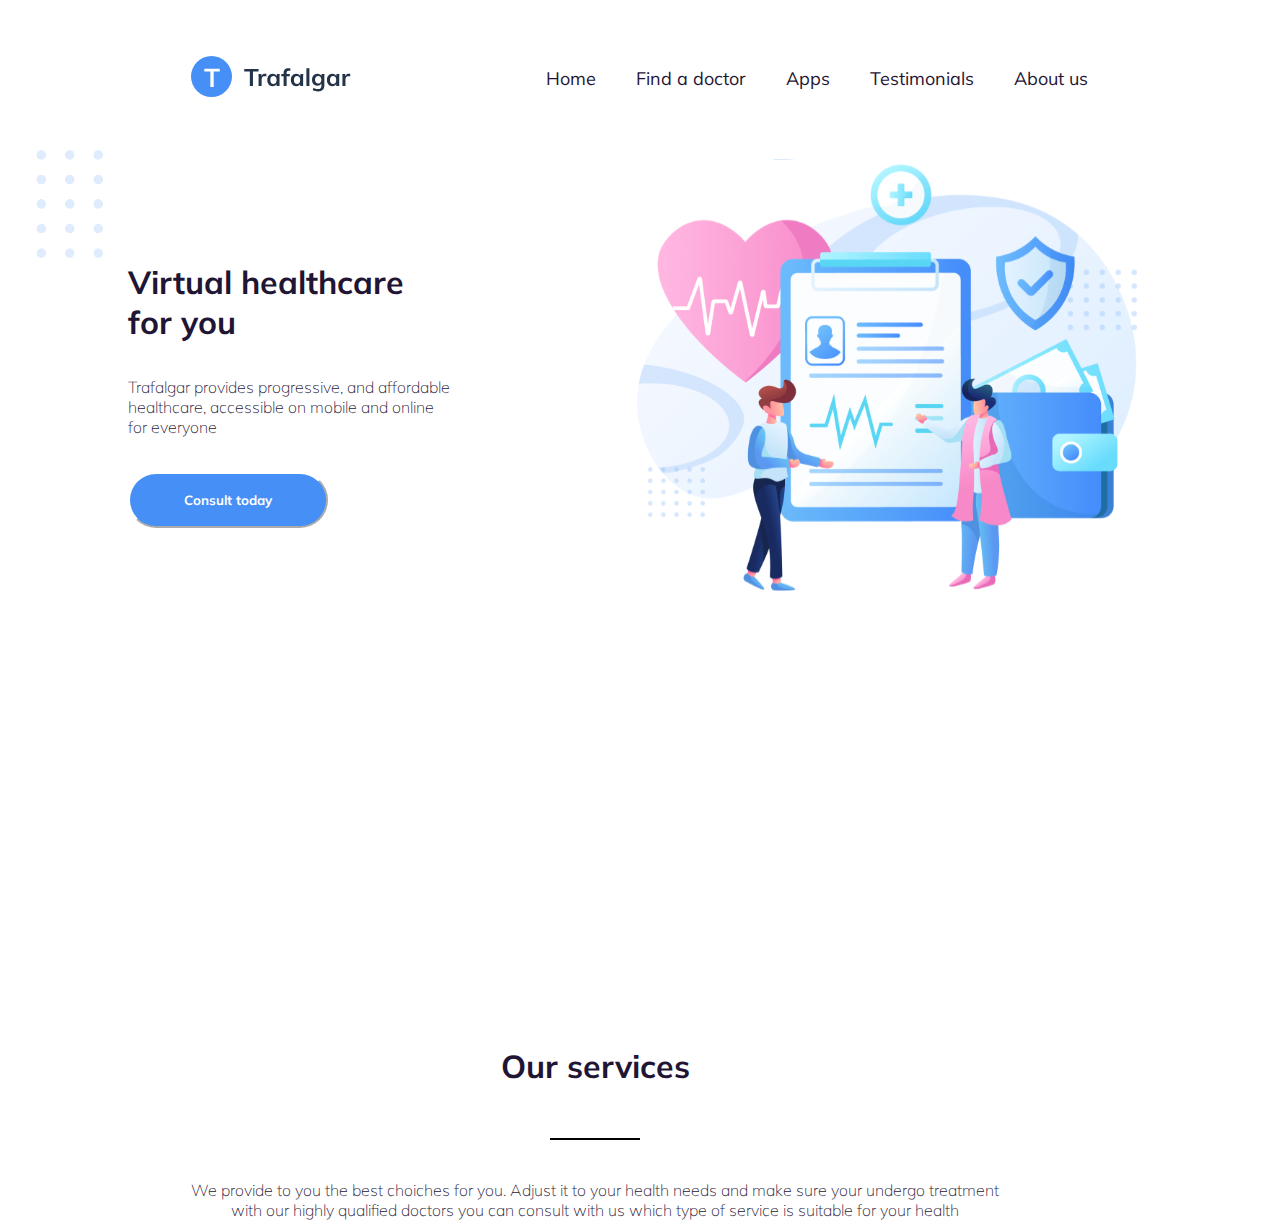
<file: Trafalgar-Atualizado/index.html>
<!DOCTYPE html>
<html lang="en">
<head>
    <meta charset="UTF-8">
    <meta name="viewport" content="width=device-width, initial-scale=1.0">
    <title>Trafalgar</title>
    <link rel="stylesheet" href="src/style/style.css">
</head>
<body>
    <!-- header -->
    
    <header>
        <div class="logo"><img src="./src/assets/images/logo.svg" alt="Logo Trafalgar" title="Logo Trafalgar"></div>
            <nav>
                <ul>
                    <li><a href="">Home</a></li>
                    <li><a href="">Find a doctor</a></li>
                    <li><a href="">Apps</a></li>
                    <li><a href="">Testimonials</a></li>
                    <li><a href="">About us</a></li>
                </ul>
            </nav>
        </div>
    </header>
    <!-- Fim header --> 

      <main>
        
            <div class="inicio">  

            <div id="decoracao">

                <img src="src/assets/images/element.svg" alt="Efeito Visual Do Site">

            </div>
        
            <h1>Virtual healthcare
            <br>
            for you</h1>
            
            <p id="p">Trafalgar provides progressive, and affordable 
            <br>healthcare, accessible on mobile and online
            <br>for everyone</p>

            <button>Consult today</button>
        </div>

        <div class="image">
            <img id="ilustracao" src="src/assets/images/trafalgar-header illustration 1.svg" alt="ilustração">

        </div>

        <div id="servicos">

            <h1>Our services </h1>
                <div id="linha"></div>
            <p>We provide to you the best choiches for you. Adjust it to your health needs and make sure your undergo treatment 
            <br>with our highly qualified doctors you can consult with us which type of service is suitable for your health</p>
                
        </div>

    </main>
    <!-- Fim main -->


</body>
</html>
</file>
<file: Trafalgar-Atualizado/src/style/style.css>
@import url(global.css);


header{
    display: flex;
    justify-content: space-between;
    align-items: center;
    color: var(--menu-text-color);
    margin: 56px 192px 0 191px;

}

nav ul{
    list-style: none;
    display: flex;
    gap: 40px;
}

nav ul li a{
    text-decoration: none;
    color: var(--menu-text-color);
    font-size: 18px;
    font-weight: Regular;
    transition: 0.3s;
    font-family: "Mulish";
}
nav ul li a:hover{
    color: aqua;
}

main{
    justify-content: space-between;
    color: var(--menu-text-color);
    margin: 700px 192px 0 191px;
    
}


.inicio{
  inset-inline-start: 20px;
  position: absolute;
  top: 150px;
  height: 100%;
  width: 100%;
}
.inicio img{
  width: 90px;
  height: 108px;

}

.inicio h1{
    font-family: "Mulish";
    font-weight: bold; 
    margin-bottom: 35px;
    margin-left: 108px;
}
.inicio #p{
    font-family: "Mulish";
    font-weight: lighter;
    margin-left: 108px;
}

.inicio button{
    font-family: "Mulish";
    font-weight: bold;
    background-color: var(--primary-color);
    width: 200px;
    height: 56px;
    border-radius: 40px;
    margin-top: 35px;
    border-color: white;
    color: white;
    cursor: pointer;
    margin-left: 108px;
}
.image{
    position: absolute;
    top: 150px;
    inset-inline-end: 163px;
    width: 480px;
}


#ilustracao{
    width: 500px;
    height: 450px;
    
}

#servicos{
   inset-inline-start: center;
   position: absolute;
   bottom: -25vw;
}

#servicos h1{
   font-family: "Mulish";
   font-weight: bold;
   width: 100%;
   height: 100%;
   text-align: center;
   line-height: 2;
   
}
#servicos p{
    font-family: "Mulish";
    font-weight: lighter;
    text-align: center; 
    margin: 0 auto; 

}
#linha{
    width: 90px;
    height: 2px;
    background-color: black;
    margin: 40px auto;
}
</file>
